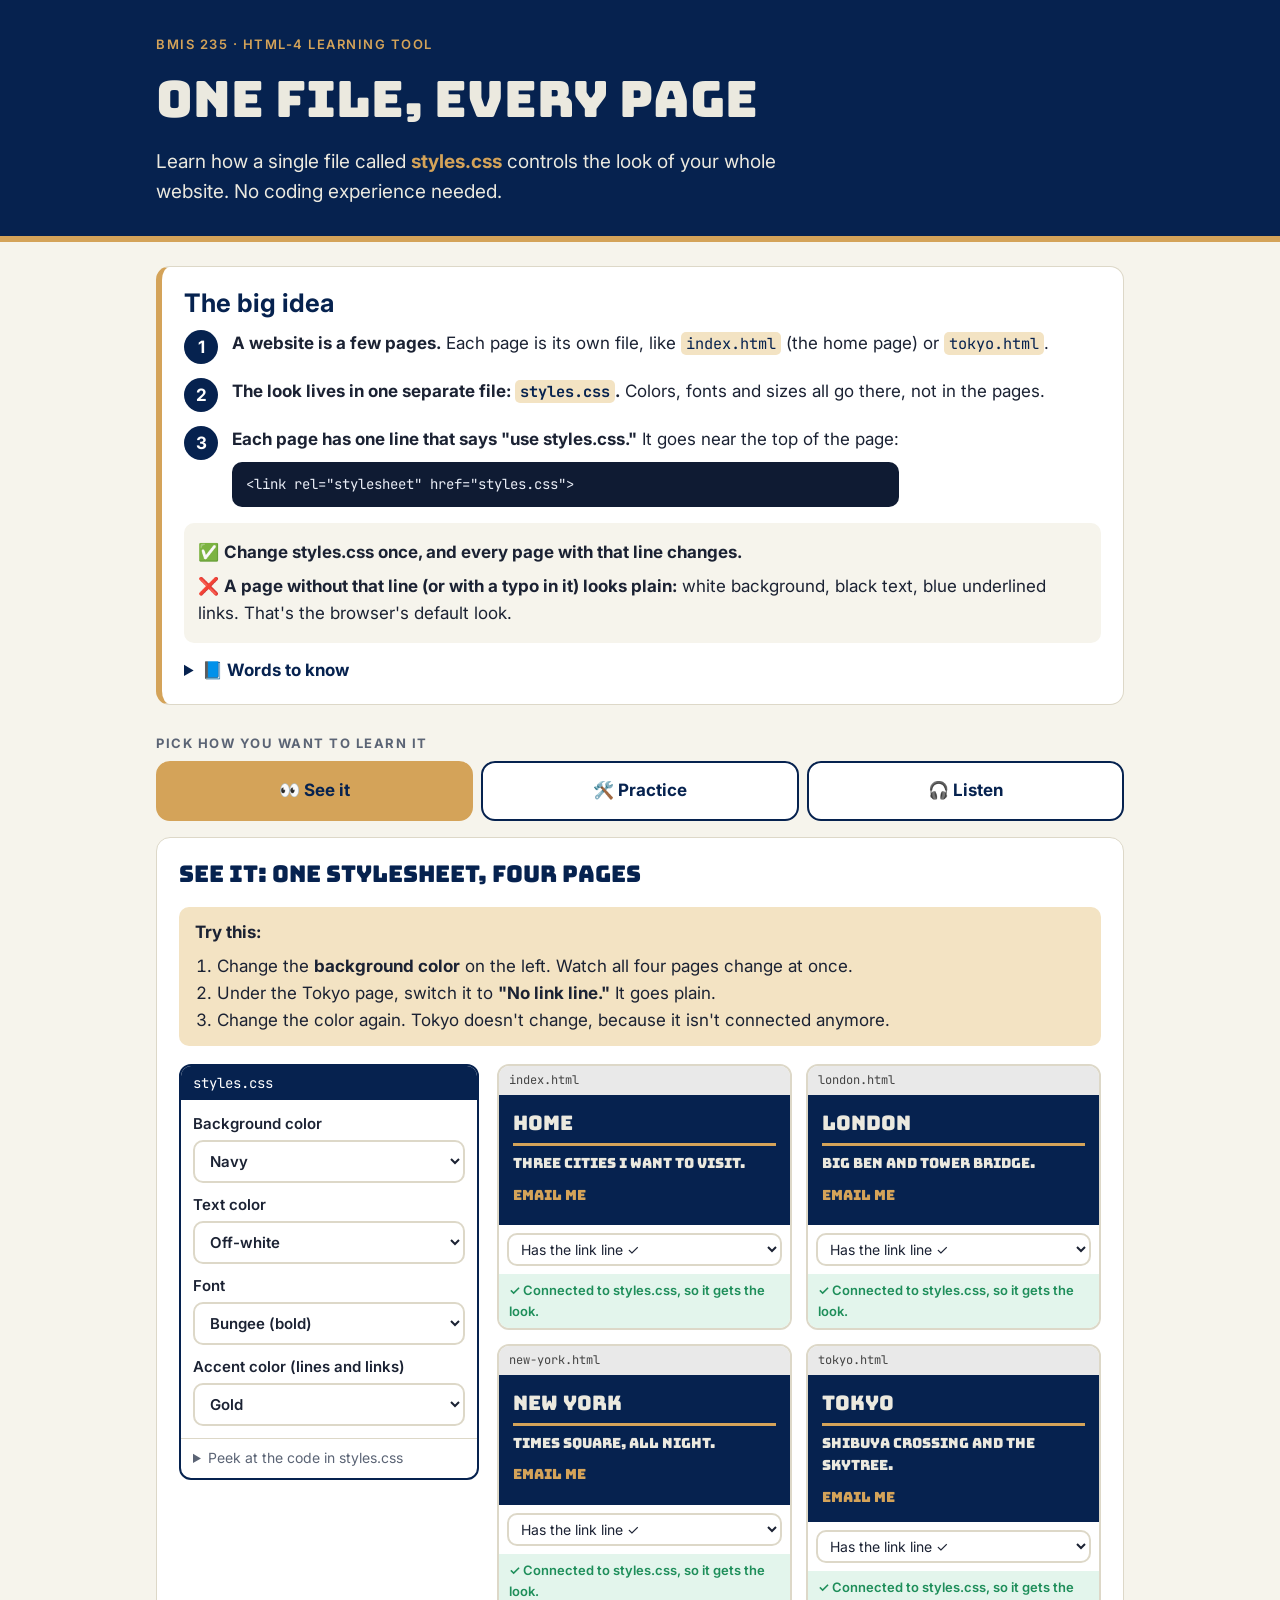
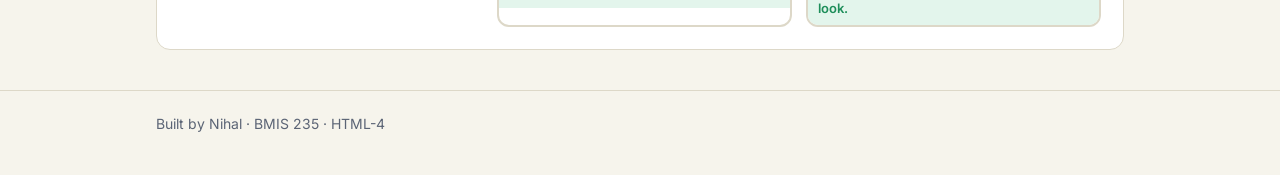
<file: index.html>
<!DOCTYPE html>
<!--
  Author: Nihal
  GU username: gphagura
  Course: BMIS 235 - HTML-4 (Path 3: Full build)
  A beginner learning tool for ONE concept from HTML-3:
  the stylesheet (one styles.css file styles every page that links to it).
-->
<html lang="en">
<head>
<meta charset="utf-8">
<meta name="viewport" content="width=device-width, initial-scale=1">
<meta name="author" content="Nihal">
<title>One File, Every Page</title>
<link rel="preconnect" href="https://fonts.googleapis.com">
<link rel="preconnect" href="https://fonts.gstatic.com" crossorigin>
<link href="https://fonts.googleapis.com/css2?family=Bungee&family=Inter:wght@400;600;700&family=JetBrains+Mono:wght@400;600&display=swap" rel="stylesheet">
<link rel="stylesheet" href="learn.css">
</head>
<body>

<header class="top">
  <div class="wrap">
    <p class="kicker">BMIS 235 · HTML-4 learning tool</p>
    <h1>One File, Every Page</h1>
    <p class="lede">Learn how a single file called <strong>styles.css</strong> controls the look of your whole website. No coding experience needed.</p>
  </div>
</header>

<main class="wrap">

  <!-- ===== THE BIG IDEA ===== -->
  <section class="card">
    <h2>The big idea</h2>
    <ol class="idea">
      <li>
        <span class="num">1</span>
        <div><strong>A website is a few pages.</strong> Each page is its own file, like <code>index.html</code> (the home page) or <code>tokyo.html</code>.</div>
      </li>
      <li>
        <span class="num">2</span>
        <div><strong>The look lives in one separate file: <code>styles.css</code>.</strong> Colors, fonts and sizes all go there, not in the pages.</div>
      </li>
      <li>
        <span class="num">3</span>
        <div><strong>Each page has one line that says "use styles.css."</strong> It goes near the top of the page:
          <pre class="code">&lt;link rel="stylesheet" href="styles.css"&gt;</pre>
        </div>
      </li>
    </ol>
    <div class="result">
      <p>✅ <strong>Change styles.css once, and every page with that line changes.</strong></p>
      <p>❌ <strong>A page without that line (or with a typo in it) looks plain:</strong> white background, black text, blue underlined links. That's the browser's default look.</p>
    </div>

    <details class="words">
      <summary>📘 Words to know</summary>
      <dl>
        <dt>Page / .html file</dt><dd>One page of your website, for example <code>tokyo.html</code>.</dd>
        <dt>Stylesheet / .css file</dt><dd>The file that holds your site's look. Ours is called <code>styles.css</code>.</dd>
        <dt>The link line</dt><dd><code>&lt;link rel="stylesheet" href="styles.css"&gt;</code>. It connects a page to the stylesheet.</dd>
        <dt>rel="stylesheet"</dt><dd>Tells the browser "this file is a stylesheet."</dd>
        <dt>href="styles.css"</dt><dd>Tells the browser which file. The name must match the real file exactly.</dd>
        <dt>&lt;head&gt;</dt><dd>The top section of a page that visitors don't see. The link line goes here.</dd>
      </dl>
    </details>
  </section>

  <section aria-label="Choose how to learn">
    <h2 class="label">Pick how you want to learn it</h2>
    <div class="tabs" role="tablist">
      <button role="tab" id="tab-see" aria-controls="panel-see" aria-selected="true">👀 See it</button>
      <button role="tab" id="tab-practice" aria-controls="panel-practice" aria-selected="false">🛠️ Practice</button>
      <button role="tab" id="tab-listen" aria-controls="panel-listen" aria-selected="false">🎧 Listen</button>
    </div>
  </section>

  <!-- ===================== SEE ===================== -->
  <section id="panel-see" role="tabpanel" aria-labelledby="tab-see" class="panel">
    <h2>See it: one stylesheet, four pages</h2>
    <div class="trythis">
      <strong>Try this:</strong>
      <ol>
        <li>Change the <b>background color</b> on the left. Watch all four pages change at once.</li>
        <li>Under the Tokyo page, switch it to <b>"No link line."</b> It goes plain.</li>
        <li>Change the color again. Tokyo doesn't change, because it isn't connected anymore.</li>
      </ol>
    </div>

    <div class="sheet-layout">
      <div class="cssfile">
        <div class="filetab">styles.css</div>
        <div class="sheet-controls">
          <label>Background color
            <select id="ssBg">
              <option value="#06224f">Navy</option>
              <option value="#fff7e6">Cream</option>
              <option value="#1f3d2b">Forest green</option>
              <option value="#3b1f4a">Plum</option>
            </select>
          </label>
          <label>Text color
            <select id="ssColor">
              <option value="#ebe9df">Off-white</option>
              <option value="#222222">Charcoal</option>
              <option value="#ffd166">Yellow</option>
            </select>
          </label>
          <label>Font
            <select id="ssFont">
              <option value="'Bungee', 'Arial Black', sans-serif">Bungee (bold)</option>
              <option value="Georgia, serif">Georgia (classic)</option>
              <option value="'Inter', Arial, sans-serif">Inter (clean)</option>
            </select>
          </label>
          <label>Accent color (lines and links)
            <select id="ssAccent">
              <option value="#d4a359">Gold</option>
              <option value="#ef476f">Pink</option>
              <option value="#06d6a0">Mint</option>
            </select>
          </label>
        </div>
        <details class="peek">
          <summary>Peek at the code in styles.css</summary>
          <pre class="code" id="ssCode"></pre>
        </details>
      </div>
      <div class="minis" id="minis"></div>
    </div>
  </section>

  <!-- ===================== PRACTICE ===================== -->
  <section id="panel-practice" role="tabpanel" aria-labelledby="tab-practice" class="panel" hidden>
    <h2>Practice</h2>
    <div class="subtabs">
      <button class="sub active" data-sub="pr-fix">Fix the plain page</button>
      <button class="sub" data-sub="pr-quiz">Quick quiz</button>
    </div>

    <div id="pr-fix" class="subpanel">
      <div class="gamebar"><span id="fixRound"></span><span id="fixScore"></span></div>
      <p id="fixPrompt" class="prompt"></p>
      <div class="two">
        <div>
          <p class="mini-h">The top of the page (its &lt;head&gt;):</p>
          <pre class="code" id="fixCode"></pre>
        </div>
        <div>
          <p class="mini-h">What the page looks like:</p>
          <div class="preview" id="fixPreview"></div>
        </div>
      </div>
      <p class="mini-h">Which fix is right?</p>
      <div class="options" id="fixOptions"></div>
      <div class="feedback" id="fixFeedback" aria-live="polite"></div>
      <button class="btn" id="fixNext" hidden>Next page →</button>
    </div>

    <div id="pr-quiz" class="subpanel" hidden>
      <div id="quizBox" class="quiz"></div>
    </div>
  </section>

  <!-- ===================== LISTEN ===================== -->
  <section id="panel-listen" role="tabpanel" aria-labelledby="tab-listen" class="panel" hidden>
    <h2>Listen: turn this into a podcast</h2>
    <p><a href="https://notebooklm.google.com" target="_blank" rel="noopener">NotebookLM</a> is a free Google tool that can turn notes into a short podcast-style audio explainer. Pick a question (or type your own), then follow the steps.</p>

    <div class="presets" id="listenPresets"></div>
    <label class="field">
      <span>My question</span>
      <input id="listenInput" type="text">
    </label>

    <ol class="steps">
      <li>Open NotebookLM and click <strong>New notebook</strong>.</li>
      <li>Add a source → choose <strong>Copied text</strong> → paste <strong>Box A</strong>.</li>
      <li>In the <strong>Audio Overview</strong> box, click <strong>Customize</strong> → paste <strong>Box B</strong> → <strong>Generate</strong>.</li>
    </ol>

    <div class="two">
      <div class="copybox">
        <div class="copyhead"><strong>Box A · The notes</strong><button class="btn small" data-copy="listenSource">Copy</button></div>
        <textarea id="listenSource" readonly rows="12"></textarea>
      </div>
      <div class="copybox">
        <div class="copyhead"><strong>Box B · Instructions for the hosts</strong><button class="btn small" data-copy="listenPrompt">Copy</button></div>
        <textarea id="listenPrompt" readonly rows="12"></textarea>
      </div>
    </div>
  </section>

</main>

<footer class="foot">
  <div class="wrap">Built by Nihal · BMIS 235 · HTML-4</div>
</footer>

<script src="learn.js"></script>
</body>
</html>
</file>
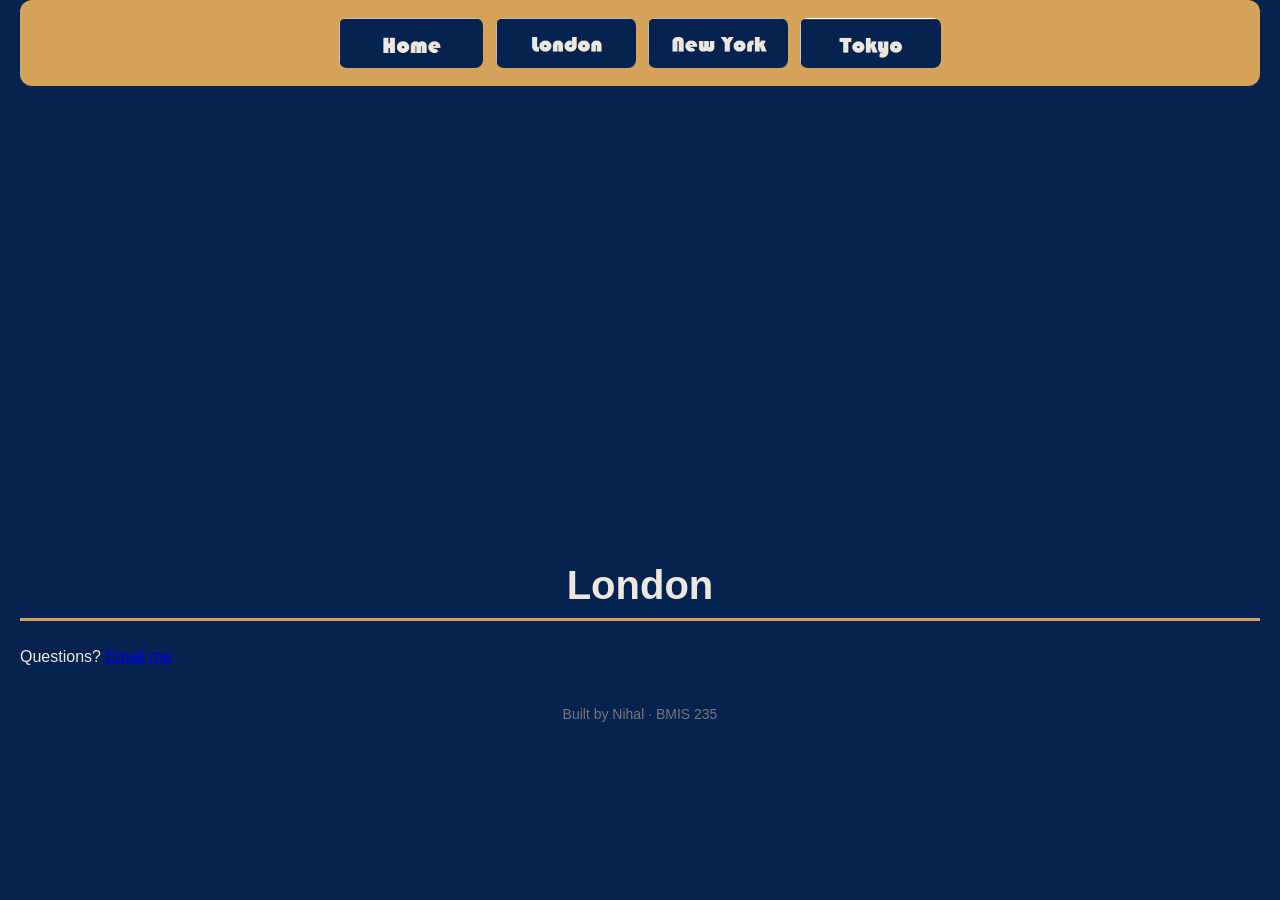
<file: london.html>
<!DOCTYPE html>
<!--
  Author: YOUR NAME
  GU username: YOUR-GU-USERNAME
  Course: BMIS 235 - HTML-3
-->
<html lang="en">
<head>
<meta charset="utf-8">
<meta name="author" content="Nihal">
<title>London</title>

<!-- this one line connects the page to the stylesheet -->
<link rel="stylesheet" href="styles.css">
</head>
<body>

<!-- ===== MENU ============================================================
     The menu is four links. Each link wraps an image instead of words.
     Build it once on this page, check that every link works,
     then copy the whole <nav> block and paste it over the menu on the
     other three pages, so every page has the exact same menu.
     ===================================================================== -->
<nav>
    <a href="index.html"><img src="img/home.png" alt="Home"></a>
    <a href="london.html"><img src="img/london.png" alt="London"></a>
    <a href="new york.html"><img src="img/new york.png" alt="New York"></a>
    <a href="tokyo.html"><img src="img/tokyo.png" alt="Tokyo"></a>
</nav>

  <iframe src="https://www.google.com/maps/embed?pb=!1m18!1m12!1m3!1d317716.6064638406!2d-0.43124507770936427!3d51.528607011461986!2m3!1f0!2f0!3f0!3m2!1i1024!2i768!4f13.1!3m3!1m2!1s0x47d8a00baf21de75%3A0x52963a5addd52a99!2sLondon%2C%20UK!5e0!3m2!1sen!2sus!4v1794955550434!5m2!1sen!2sus" width="600" height="450" style="border:0;display:block; margin:0 auto;"" allowfullscreen="" loading="lazy" referrerpolicy="strict-origin-when-cross-origin"></iframe>
<h1>London</h1>
<p>Questions? <a href="mailto:yourusername@zagmail.gonzaga.edu">Email me</a></p>


<!-- Footer: fill in your name -->
<footer>Built by Nihal &middot; BMIS 235</footer>

</body>
</html>
</file>
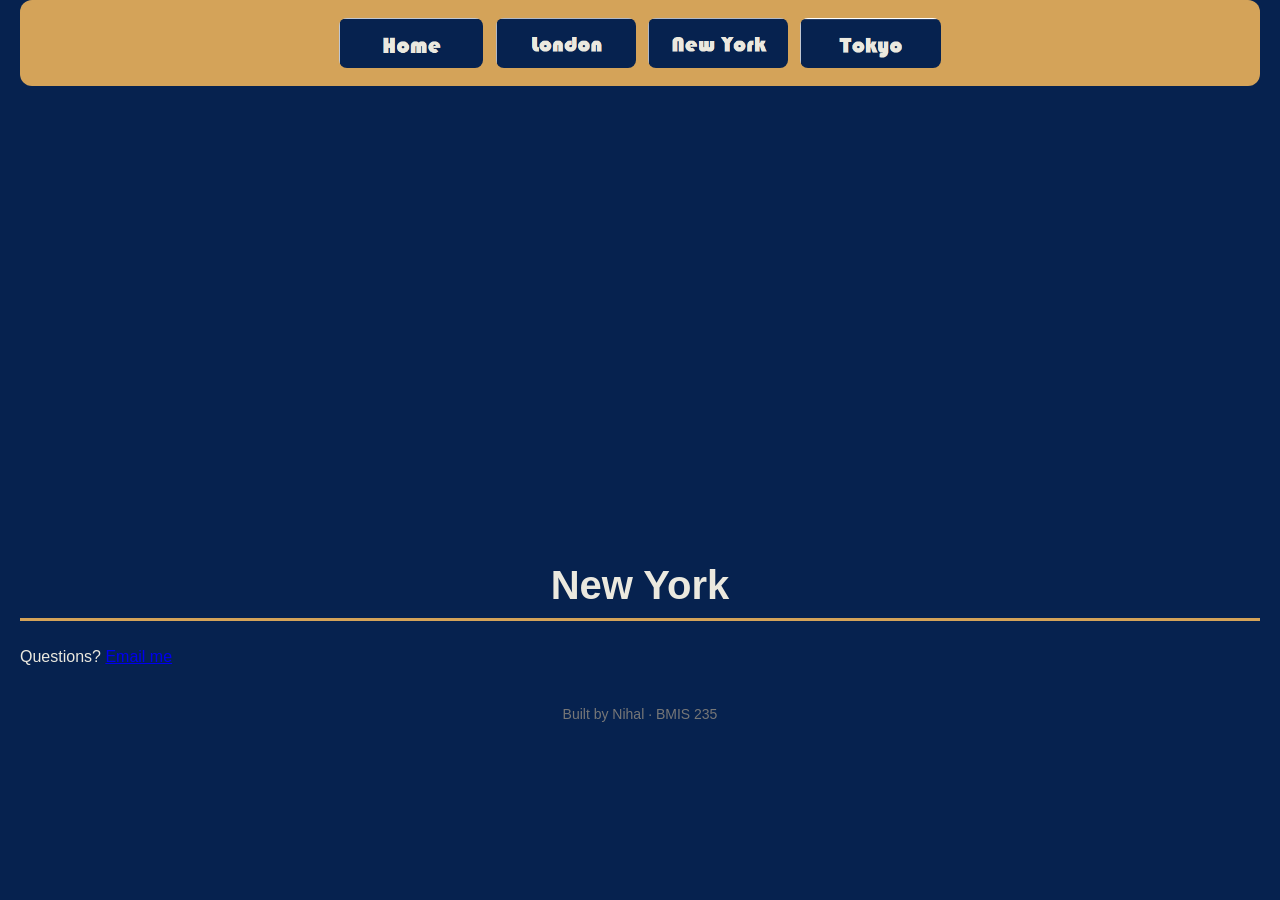
<file: new york.html>
<!DOCTYPE html>
<!--
  Author: YOUR NAME
  GU username: YOUR-GU-USERNAME
  Course: BMIS 235 - HTML-3
-->
<html lang="en">
<head>
<meta charset="utf-8">
<meta name="author" content="Nihal">
<title>New York</title>

<!-- this one line connects the page to the stylesheet -->
<link rel="stylesheet" href="styles.css">
</head>
<body>

<!-- ===== MENU ============================================================
     The menu is four links. Each link wraps an image instead of words.
     Build it once on this page, check that every link works,
     then copy the whole <nav> block and paste it over the menu on the
     other three pages, so every page has the exact same menu.
     ===================================================================== -->
<nav>
    <a href="index.html"><img src="img/home.png" alt="Home"></a>
    <a href="london.html"><img src="img/london.png" alt="London"></a>
    <a href="new york.html"><img src="img/new york.png" alt="New York"></a>
    <a href="tokyo.html"><img src="img/tokyo.png" alt="Tokyo"></a>
</nav>
<iframe src="https://www.google.com/maps/embed?pb=!1m18!1m12!1m3!1d441465.8651912805!2d-74.32802800488167!3d40.679926628468195!2m3!1f0!2f0!3f0!3m2!1i1024!2i768!4f13.1!3m3!1m2!1s0x89c24fa5d33f083b%3A0xc80b8f06e177fe62!2sNew%20York%2C%20NY!5e0!3m2!1sen!2sus!4v1794956033995!5m2!1sen!2sus" width="600" height="450" style="border:0; display:block; margin:0 auto;" allowfullscreen="" loading="lazy" referrerpolicy="strict-origin-when-cross-origin"></iframe>
<h1>New York</h1>
<p>Questions? <a href="mailto:yourusername@zagmail.gonzaga.edu">Email me</a></p>
<!-- Footer: fill in your name -->
<footer>Built by Nihal &middot; BMIS 235</footer>
</body>
</html>
</file>
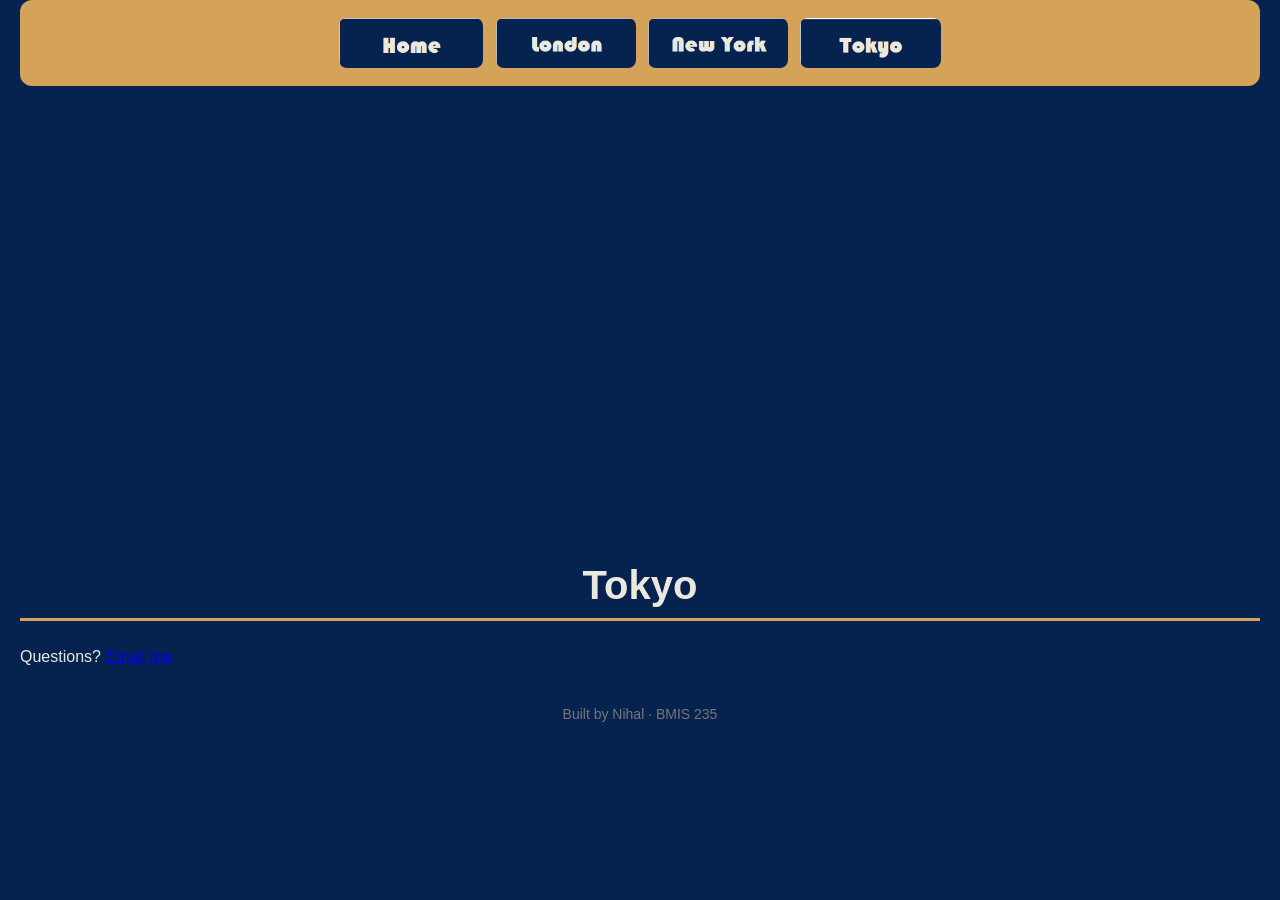
<file: tokyo.html>
<!DOCTYPE html>
<!--
  Author: YOUR NAME
  GU username: YOUR-GU-USERNAME
  Course: BMIS 235 - HTML-3
-->
<html lang="en">
<head>
<meta charset="utf-8">
<meta name="author" content="Nihal">
<title>Tokyo</title>
  <link rel="stylesheet" href="styles.css">
</head>
<body>

<!-- ===== MENU ============================================================
     The menu is four links. Each link wraps an image instead of words.
     Build it once on this page, check that every link works,
     then copy the whole <nav> block and paste it over the menu on the
     other three pages, so every page has the exact same menu.
     ===================================================================== -->
<nav>
    <a href="index.html"><img src="img/home.png" alt="Home"></a>
    <a href="london.html"><img src="img/london.png" alt="London"></a>
    <a href="new york.html"><img src="img/new york.png" alt="New York"></a>
    <a href="tokyo.html"><img src="img/tokyo.png" alt="Tokyo"></a>
</nav>

  <iframe src="https://www.google.com/maps/embed?pb=!1m18!1m12!1m3!1d1662975.6790213038!2d138.45026384851408!3d35.50429373017854!2m3!1f0!2f0!3f0!3m2!1i1024!2i768!4f13.1!3m3!1m2!1s0x605d1b87f02e57e7%3A0x2e01618b22571b89!2sTokyo%2C%20Japan!5e0!3m2!1sen!2sus!4v1794956129555!5m2!1sen!2sus" width="600" height="450" style="border:0; display:block; margin:0 auto;" allowfullscreen="" loading="lazy" referrerpolicy="strict-origin-when-cross-origin"></iframe>
<h1>Tokyo</h1>
<p>Questions? <a href="mailto:yourusername@zagmail.gonzaga.edu">Email me</a></p>

<!-- Footer: fill in your name -->
<footer>Built by Nihal &middot; BMIS 235</footer>

</body>
</html>
</file>
<file: learn.css>
/* =====================================================================
   learn.css · One File, Every Page
   Same brand as my travel site: navy, off-white, gold, Bungee headings.
   ===================================================================== */

:root {
  --navy: #06224f;
  --navy-2: #0d3170;
  --cream: #f6f4ec;
  --paper: #ffffff;
  --ink: #1b2233;
  --muted: #5b6475;
  --gold: #d4a359;
  --gold-soft: #f3e3c3;
  --line: #ddd8c8;
  --good: #1e8e5a;
  --good-bg: #e3f5ec;
  --bad: #c0392b;
  --bad-bg: #fbe7e4;
  --radius: 14px;
  --mono: "JetBrains Mono", ui-monospace, Menlo, Consolas, monospace;
}

* { box-sizing: border-box; }

body {
  margin: 0;
  font-family: "Inter", system-ui, -apple-system, "Segoe UI", sans-serif;
  background-color: var(--cream);
  color: var(--ink);
  line-height: 1.6;
  font-size: 17px;
}

.wrap { max-width: 1000px; margin: 0 auto; padding: 0 16px; }
a { color: var(--navy-2); }
code, pre { font-family: var(--mono); }
code { background: var(--gold-soft); color: var(--navy); padding: 1px 5px; border-radius: 5px; font-size: 0.9em; }

/* ---------- header ---------- */
.top { background: var(--navy); color: #ebe9df; padding: 34px 0 28px; border-bottom: 6px solid var(--gold); }
.top h1 { font-family: "Bungee", "Arial Black", sans-serif; font-weight: 400; font-size: clamp(30px, 7vw, 50px); margin: 4px 0 8px; }
.top strong { color: var(--gold); }
.kicker { margin: 0; color: var(--gold); font-weight: 600; text-transform: uppercase; letter-spacing: 1.5px; font-size: 13px; }
.lede { margin: 0; max-width: 620px; font-size: 19px; }

h2 { line-height: 1.25; }
.label { font-size: 13px; text-transform: uppercase; letter-spacing: 1.5px; color: var(--muted); margin: 30px 0 10px; }

/* ---------- big idea card ---------- */
.card { margin-top: 24px; background: var(--paper); border: 1px solid var(--line); border-left: 6px solid var(--gold); border-radius: var(--radius); padding: 20px 22px; }
.card h2 { margin: 0 0 12px; color: var(--navy); }
.idea { list-style: none; padding: 0; margin: 0; display: grid; grid-template-columns: minmax(0, 1fr); gap: 14px; }
.idea li { display: flex; gap: 14px; align-items: flex-start; }
.idea li > div { min-width: 0; }
.idea .num { flex: 0 0 34px; height: 34px; border-radius: 50%; background: var(--navy); color: #fff; display: grid; place-items: center; font-weight: 700; }
.idea pre.code { margin-top: 8px; }
.result { margin-top: 16px; background: var(--cream); border-radius: 10px; padding: 10px 14px; }
.result p { margin: 6px 0; }
.words { margin-top: 14px; }
.words summary { cursor: pointer; font-weight: 700; color: var(--navy); }
.words dl { display: grid; grid-template-columns: 190px 1fr; gap: 6px 14px; margin: 12px 0 0; }
.words dt { font-weight: 600; }
.words dd { margin: 0; }

/* ---------- tabs ---------- */
.tabs { display: grid; grid-template-columns: repeat(3, 1fr); gap: 8px; }
.tabs button {
  font: inherit; font-weight: 700; font-size: 17px; padding: 14px 8px; cursor: pointer;
  border: 2px solid var(--navy); border-radius: var(--radius); background: var(--paper); color: var(--navy);
}
.tabs button[aria-selected="true"] { background: var(--gold); border-color: var(--gold); }
.tabs button:focus-visible, .btn:focus-visible, .sub:focus-visible, .opt:focus-visible { outline: 3px solid var(--gold); outline-offset: 2px; }

.panel { background: var(--paper); border: 1px solid var(--line); border-radius: var(--radius); padding: 22px; margin: 16px 0 40px; }
.panel > h2 { margin-top: 0; font-family: "Bungee", "Arial Black", sans-serif; font-weight: 400; color: var(--navy); font-size: 23px; }

.subtabs { display: flex; flex-wrap: wrap; gap: 6px; margin-bottom: 14px; border-bottom: 2px solid var(--line); padding-bottom: 10px; }
.sub { font: inherit; font-weight: 600; border: 0; background: transparent; color: var(--muted); padding: 6px 12px; border-radius: 8px; cursor: pointer; }
.sub.active { background: var(--navy); color: #fff; }

.trythis { background: var(--gold-soft); border-radius: 10px; padding: 12px 16px; margin-bottom: 18px; }
.trythis ol { margin: 6px 0 0; padding-left: 22px; }

/* ---------- forms ---------- */
.field { display: flex; flex-direction: column; gap: 4px; font-weight: 600; margin: 10px 0; }
input[type="text"], select, textarea { font: inherit; padding: 9px 11px; border: 2px solid var(--line); border-radius: 10px; background: #fff; color: var(--ink); max-width: 100%; }
input[type="text"]:focus, select:focus, textarea:focus { border-color: var(--navy); outline: none; }

.btn { font: inherit; font-weight: 700; cursor: pointer; border: 2px solid var(--navy); background: var(--navy); color: #fff; padding: 9px 16px; border-radius: 10px; }
.btn:hover { background: var(--navy-2); }
.btn.small { padding: 4px 10px; font-size: 14px; }

.two { display: grid; grid-template-columns: 1fr 1fr; gap: 16px; }
.two > div { min-width: 0; }
.steps { padding-left: 22px; }
.presets { display: flex; flex-wrap: wrap; gap: 6px; margin-bottom: 8px; }
.presets button { font: inherit; font-size: 14px; border: 1px dashed var(--navy); background: #fff; color: var(--navy); border-radius: 8px; padding: 5px 10px; cursor: pointer; text-align: left; }
.presets button:hover { background: var(--gold-soft); }

.copybox { display: flex; flex-direction: column; }
.copyhead { display: flex; justify-content: space-between; align-items: center; margin-bottom: 6px; gap: 8px; }
.copybox textarea { width: 100%; font-size: 13.5px; line-height: 1.45; resize: vertical; background: #fbfaf5; }

pre.code { background: #0f1b33; color: #e8ecf5; padding: 12px 14px; border-radius: 10px; overflow-x: auto; font-size: 14px; line-height: 1.55; margin: 0; white-space: pre; }
pre.code .gap { color: var(--gold); font-weight: 700; }
pre.code .bad { background: rgba(231, 76, 60, 0.4); border-radius: 4px; }

/* ---------- SEE: stylesheet → pages ---------- */
.sheet-layout { display: grid; grid-template-columns: minmax(240px, 300px) 1fr; gap: 18px; align-items: start; }
.sheet-layout > * { min-width: 0; }
.cssfile { border: 2px solid var(--navy); border-radius: 12px; overflow: hidden; background: #fff; }
.filetab { background: var(--navy); color: #fff; font-family: var(--mono); padding: 6px 12px; font-size: 14px; }
.sheet-controls { padding: 12px; display: grid; gap: 10px; }
.sheet-controls label { display: flex; flex-direction: column; font-weight: 600; font-size: 15px; gap: 4px; }
.peek { border-top: 1px solid var(--line); }
.peek summary { cursor: pointer; padding: 8px 12px; font-size: 14px; color: var(--muted); }
.peek pre.code { border-radius: 0; font-size: 12.5px; }

.minis { display: grid; grid-template-columns: 1fr 1fr; gap: 14px; }
.mini { border: 2px solid var(--line); border-radius: 12px; overflow: hidden; display: flex; flex-direction: column; background: #fff; }
.mini.flash { animation: flash 0.6s ease-out; }
@keyframes flash { 0% { box-shadow: 0 0 0 4px var(--gold); } 100% { box-shadow: 0 0 0 0 transparent; } }
.mini .bar { font-family: var(--mono); font-size: 12px; padding: 5px 10px; background: #e9e9e9; color: #444; }
/* plain = what a browser shows with no stylesheet */
.mini .page { padding: 12px 14px; min-height: 130px; background: #fff; color: #000; font-family: "Times New Roman", Times, serif; transition: background-color 0.4s, color 0.4s; }
.mini .page h4 { margin: 0 0 6px; font-size: 20px; }
.mini .page p { margin: 0 0 6px; font-size: 14px; }
.mini .page a { color: #0000ee; text-decoration: underline; font-size: 14px; }
.mini.linked .page { background: var(--ss-bg); color: var(--ss-color); font-family: var(--ss-font); }
.mini.linked .page h4 { border-bottom: 3px solid var(--ss-accent); padding-bottom: 4px; font-weight: 400; }
.mini.linked .page a { color: var(--ss-accent); text-decoration: none; }
.mini select { margin: 8px; font-size: 14px; padding: 5px 8px; }
.mini .status { font-size: 13px; padding: 6px 10px; background: var(--good-bg); color: var(--good); font-weight: 600; }
.mini.broken .status { background: var(--bad-bg); color: var(--bad); }

/* ---------- PRACTICE ---------- */
.gamebar { display: flex; justify-content: space-between; color: var(--muted); font-weight: 600; }
.prompt { font-size: 19px; font-weight: 600; }
.mini-h { font-weight: 600; margin: 8px 0 6px; font-size: 15px; color: var(--muted); }
.preview { border: 2px solid var(--line); border-radius: 12px; overflow: hidden; }
.preview .bar { background: #e9e9e9; font-family: var(--mono); font-size: 12px; padding: 5px 10px; color: #444; }
.preview .pg { padding: 14px; min-height: 120px; background: #fff; color: #000; font-family: "Times New Roman", Times, serif; transition: all 0.5s; }
.preview .pg h4 { margin: 0 0 8px; font-size: 22px; }
.preview .pg a { color: #0000ee; }
.preview .pg.styled { background: var(--navy); color: #ebe9df; font-family: "Bungee", "Arial Black", sans-serif; }
.preview .pg.styled h4 { font-weight: 400; border-bottom: 3px solid var(--gold); padding-bottom: 6px; }
.preview .pg.styled a { color: var(--gold); text-decoration: none; }

.quiz .q { font-size: 19px; font-weight: 600; margin: 4px 0 12px; }
.quiz .meta { display: flex; justify-content: space-between; color: var(--muted); font-size: 14px; }
.options { display: grid; gap: 8px; margin: 10px 0; }
.opt { text-align: left; font: inherit; padding: 11px 14px; border: 2px solid var(--line); border-radius: 10px; background: #fff; cursor: pointer; color: var(--ink); overflow-wrap: anywhere; }
.opt code { background: transparent; padding: 0; }
.opt:hover:not([disabled]) { border-color: var(--navy); }
.opt.right { border-color: var(--good); background: var(--good-bg); }
.opt.wrong { border-color: var(--bad); background: var(--bad-bg); }
.opt[disabled] { cursor: default; }
.feedback .box { padding: 12px 14px; border-radius: 10px; margin: 8px 0; }
.feedback .box.good { background: var(--good-bg); }
.feedback .box.bad { background: var(--bad-bg); }

/* ---------- footer ---------- */
.foot { border-top: 1px solid var(--line); padding: 22px 0 40px; color: var(--muted); font-size: 14px; }

/* ---------- phones ---------- */
@media (max-width: 760px) {
  .two, .sheet-layout { grid-template-columns: 1fr; }
  .panel { padding: 16px; }
  .tabs button { font-size: 15px; padding: 12px 4px; }
  .words dl { grid-template-columns: 1fr; gap: 2px; }
  .words dd { margin-bottom: 8px; }
}
@media (max-width: 420px) {
  .minis { grid-template-columns: 1fr; }
}
</file>
<file: styles.css>
/* =====================================================================
   styles.css  ·  YOUR BRAND
   ---------------------------------------------------------------------
   This one file is your brand guide. Every page that links to it gets
   the same font, the same colors and the same spacing.
   Change a color here once, and every page changes.

   Use the same font and colors you picked for your Excel menu images,
   so the menu and the pages look like one brand.
   ===================================================================== */

body {
    font-family:"Bungee", "Arial Black", Impact, sans-serif;
    background-color: #06224f;
    color: #ebe9df;
    margin: 0;
    padding: 0 20px 40px 20px;
}

/* the menu at the top of every page */
nav {
    background-color: #d4a359;
    padding: 14px;
    text-align: center;
   border-radius: 12px;
}

/* every image inside the menu is forced to the same height.
   If your images still look different sizes, their WIDTHS are
   different: go back to Excel and make every cell the same size. */
nav img {
    height: 50px;
    margin: 4px;
    vertical-align: middle;
   border-radius: 8px;
}

/* no underline or border around the image links */
nav a {
    text-decoration: none;
}

h1 {
    color: #ebe9df;
    text-align: center;
    font-size: 40px;
  border-bottom: 3px solid #d4a359;
  padding-bottom: 10px;
}
}

p {
    max-width: 600px;
    margin: 20px auto;
    font-size: 18px;
    line-height: 1.5;
}

footer {
    text-align: center;
    font-size: 14px;
    color: #777777;
    margin-top: 40px;
}
a:hover {
  color: #d4a359;
}
</file>
